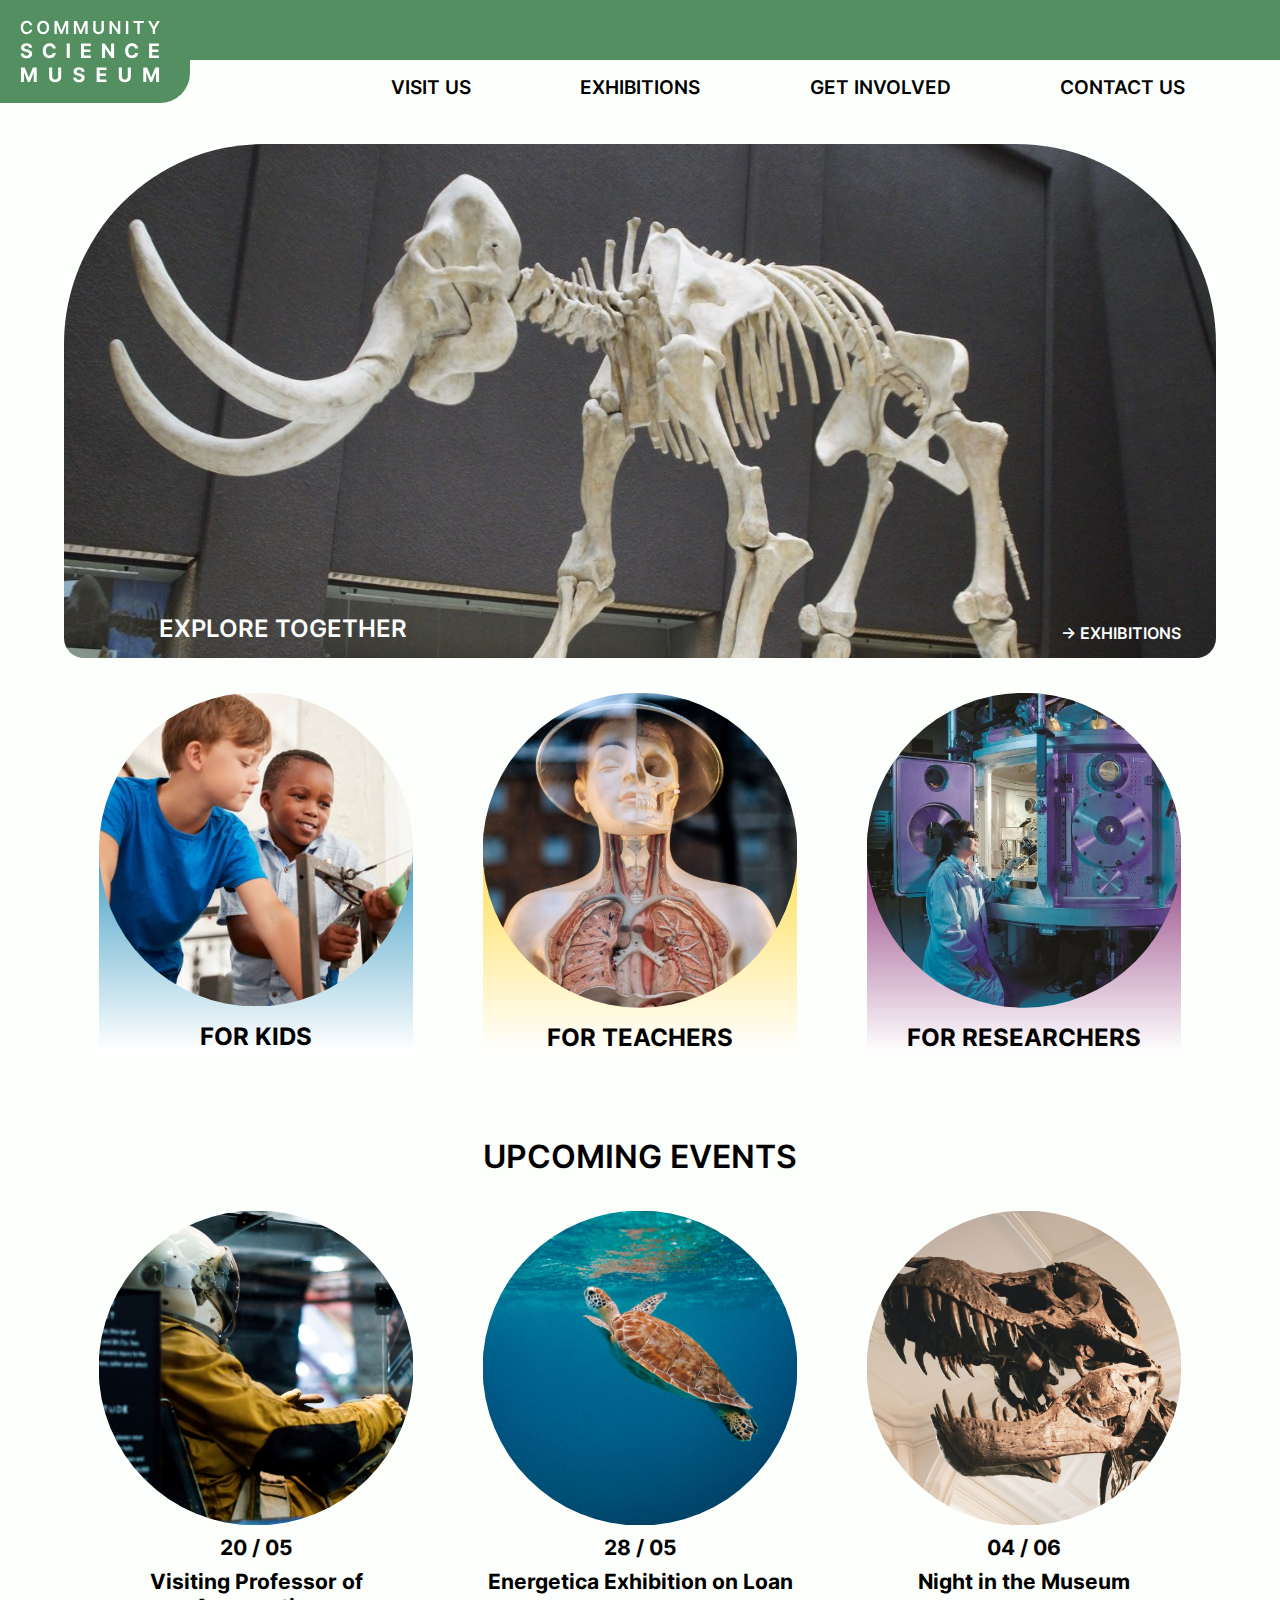
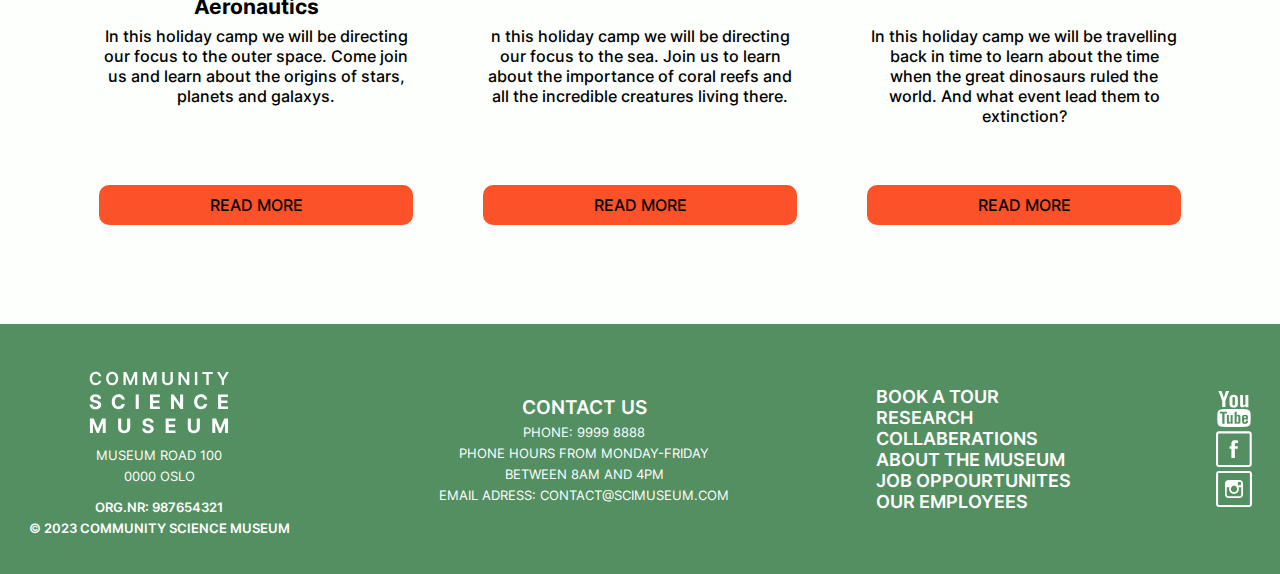
<file: index.html>
<!DOCTYPE html>
<html lang="en">
  <head>
    <meta charset="UTF-8" />
    <meta http-equiv="X-UA-Compatible" content="IE=edge" />
    <meta name="viewport" content="width=device-width, initial-scale=1.0" />
    <title>Community Science Museum | Homepage</title>
    <meta
    name="description"
    content=" Welcome to the COMMUNITY SCIENCE MUSEUM. We’re committed to making science accessible to all.."
  />
    <link rel="stylesheet" href="styles/styles.css" />
    <link rel="stylesheet" href="styles/index.css" />
    <link
      rel="stylesheet"
      href="https://cdnjs.cloudflare.com/ajax/libs/font-awesome/6.4.0/css/all.min.css"
      integrity="sha512-iecdLmaskl7CVkqkXNQ/ZH/XLlvWZOJyj7Yy7tcenmpD1ypASozpmT/E0iPtmFIB46ZmdtAc9eNBvH0H/ZpiBw=="
      crossorigin="anonymous"
      referrerpolicy="no-referrer"
    />
  </head>
  <body>
    <header>
      <div class="background-header"></div>
      <a href="index.html"
        ><img
          src="images/community-science-museum-LOGO.svg.svg"
          alt="logo"
          class="logo"
      /></a>
      <label class="mobile-display" aria-label="hamburger" for="hamburger-menu"
        ><i class="fa-solid fa-bars"></i
      ></label>
      <input type="checkbox" id="hamburger-menu" />
      <nav>
        <ul class="menu">
          <li><a href="visit-us.html">VISIT US</a></li>
          <li><a href="exhibitions.html">EXHIBITIONS</a></li>
          <li><a href="#">GET INVOLVED</a></li>
          <li><a href="#">CONTACT US</a></li>
        </ul>
      </nav>
    </header>
    <main>
      <section class="container">
        <img
          src="images/mammoth-1257288_1920-2.jpg"
          alt="skeleton of a mammoth small picture"
          class="big-img mobile-display"
        />
        <img
          src="images/mammoth-1257288_1920-1.jpg"
          alt="skeleton of a mammoth big picture"
          class="big-img mammoth-img desktop-display"
        />
        <h1>EXPLORE TOGETHER</h1>

        <a class="a-tag" href="exhibitions.html"> -> EXHIBITIONS</a>
      </section>
      <div class="gradient-background-green width100 mobile-display">
        <p>
          Are you a young person looking to learn more about science? Come on
          down to our museum, there’s plenty to see and do.
        </p>
      </div>

      <section class="explore-box">
        <a href="for-kids.html" class="circle-box width100">
          <img
            src="images/istockphoto-973293328-612x612-1.jpg"
            alt="kids looking at a science thing"
            class="circle-image width100"
          />
          <div class="gradient-background-small gb-blue">
            <h3 class="centered-text h3-index a-tag-text">FOR KIDS</h3>
          </div>
        </a>
        <a href="#" class="circle-box width100">
          <img
            src="images/samuel-zeller-113381-1.jpg"
            alt="anatomi doll with a hat"
            class="circle-image width100"
          />
          <div class="gradient-background-small gb-yellow">
            <h3 class="centered-text h3-index">FOR TEACHERS</h3>
          </div>
        </a>
        <a href="#" class="circle-box width100">
          <img
            src="images/scientific-2040795_1280-1.jpg"
            alt="researcher looking into machine"
            class="circle-image width100"
          />
          <div class="gradient-background-small gb-purple-small">
            <h3 class="centered-text h3-index">FOR RESEARCHERS</h3>
          </div>
        </a>

        <a href="#" class="circle-box width100 mobile-display">
          <img
            src="images/andrew-ruiz-348421-1.jpg"
            alt="astronaut in spaceship"
            class="circle-image width100"
          />
          <div class="gradient-background-small gb-orange">
            <h3 class="centered-text h3-index">UPCOMING EVENTS</h3>
          </div>
        </a>
      </section>
      <h2 class="desktop-display centered-text">UPCOMING EVENTS</h2>
      <section class="explore-box desktop-display">
        <div class="circle-box width100">
          <img
            src="images/andrew-ruiz-348421-1.jpg"
            alt="astronaut in spaceship"
            class="circle-image width100"
          />

          <h4>20 / 05</h4>
          <h4 class="h4-height">Visiting Professor of Aeronautics</h4>
          <p class="pp height">
            In this holiday camp we will be directing our focus to the outer
            space. Come join us and learn about the origins of stars, planets
            and galaxys.
          </p>
          <a href="#" class="cta centered-text">READ MORE</a>
        </div>

        <div class="circle-box width100">
          <img
            src="images/david-troeger-M8xxVih_V_U-unsplash-1.jpg"
            alt="turtle swimming in the ocean"
            class="circle-image width100"
          />
          <h4>28 / 05</h4>
          <h4 class="h4-height">Energetica Exhibition on Loan</h4>
          <p class="pp height">
            n this holiday camp we will be directing our focus to the sea. Join
            us to learn about the importance of coral reefs and all the
            incredible creatures living there.
          </p>
          <a href="#" class="cta centered-text">READ MORE</a>
        </div>
        <div class="circle-box width100">
          <img
            src="images/jon-butterworth-_BJVJ4WcV1M-unsplash-1.jpg"
            alt="dinosaur skeleton"
            class="circle-image width100"
          />
          <h4>04 / 06</h4>
          <h4 class="h4-height">Night in the Museum</h4>
          <p class="pp height">
            In this holiday camp we will be travelling back in time to learn
            about the time when the great dinosaurs ruled the world. And what
            event lead them to extinction?
          </p>
          <a href="#" class="cta centered-text">READ MORE</a>
        </div>
      </section>
    </main>
    <footer class="flexbox">
      <div class="b-column">
        <img
          src="images/community-science-museum-LOGO.svg.svg"
          alt="LOGO"
          class="footer-logo"
        />
        <p class="footer-text footer-text1 text-padding centered-text">MUSEUM ROAD 100</p>
        <p class="footer-text footer-text1 centered-text">0000 OSLO</p>

        <p class="footer-text footer-text1 text-padding bold centered-text">
          ORG.NR: 987654321
        </p>
        <p class="footer-text footer-text1 bold centered-text">
          &copy; 2023 COMMUNITY SCIENCE MUSEUM
        </p>
      </div>
      <div class="a-column desktop-display">
        <p class="footer-text footer-text2 bold">CONTACT US</p>
        <p class="footer-text footer-text1">PHONE: 9999 8888</p>
        <p class="footer-text footer-text1">PHONE HOURS FROM MONDAY-FRIDAY</p>
        <p class="footer-text footer-text1">BETWEEN 8AM AND 4PM</p>
        <p class="footer-text footer-text1">
          EMAIL ADRESS: CONTACT@SCIMUSEUM.COM
        </p>
      </div>

      <div class="a-column bigger-desk-display desktop-display">
        <a href="#">BOOK A TOUR</a>
        <a href="#">RESEARCH</a>
        <a href="#">COLLABERATIONS</a>
        <a href="#">ABOUT THE MUSEUM</a>
        <a href="#">JOB OPPOURTUNITES</a>
        <a href="#">OUR EMPLOYEES</a>
      </div>

      <div class="a-column desktop-display">
        <img
          src="images/youtube-logo.svg"
          alt="youtube logo"
          class="some-logos"
        />
        <img
          src="images/facebook-logo.svg"
          alt="facebook logo"
          class="some-logos"
        />
        <img
          src="images/instagram-logo.svg"
          alt="instagram logo"
          class="some-logos"
        />
      </div>
    </footer>
  </body>
</html>
</file>
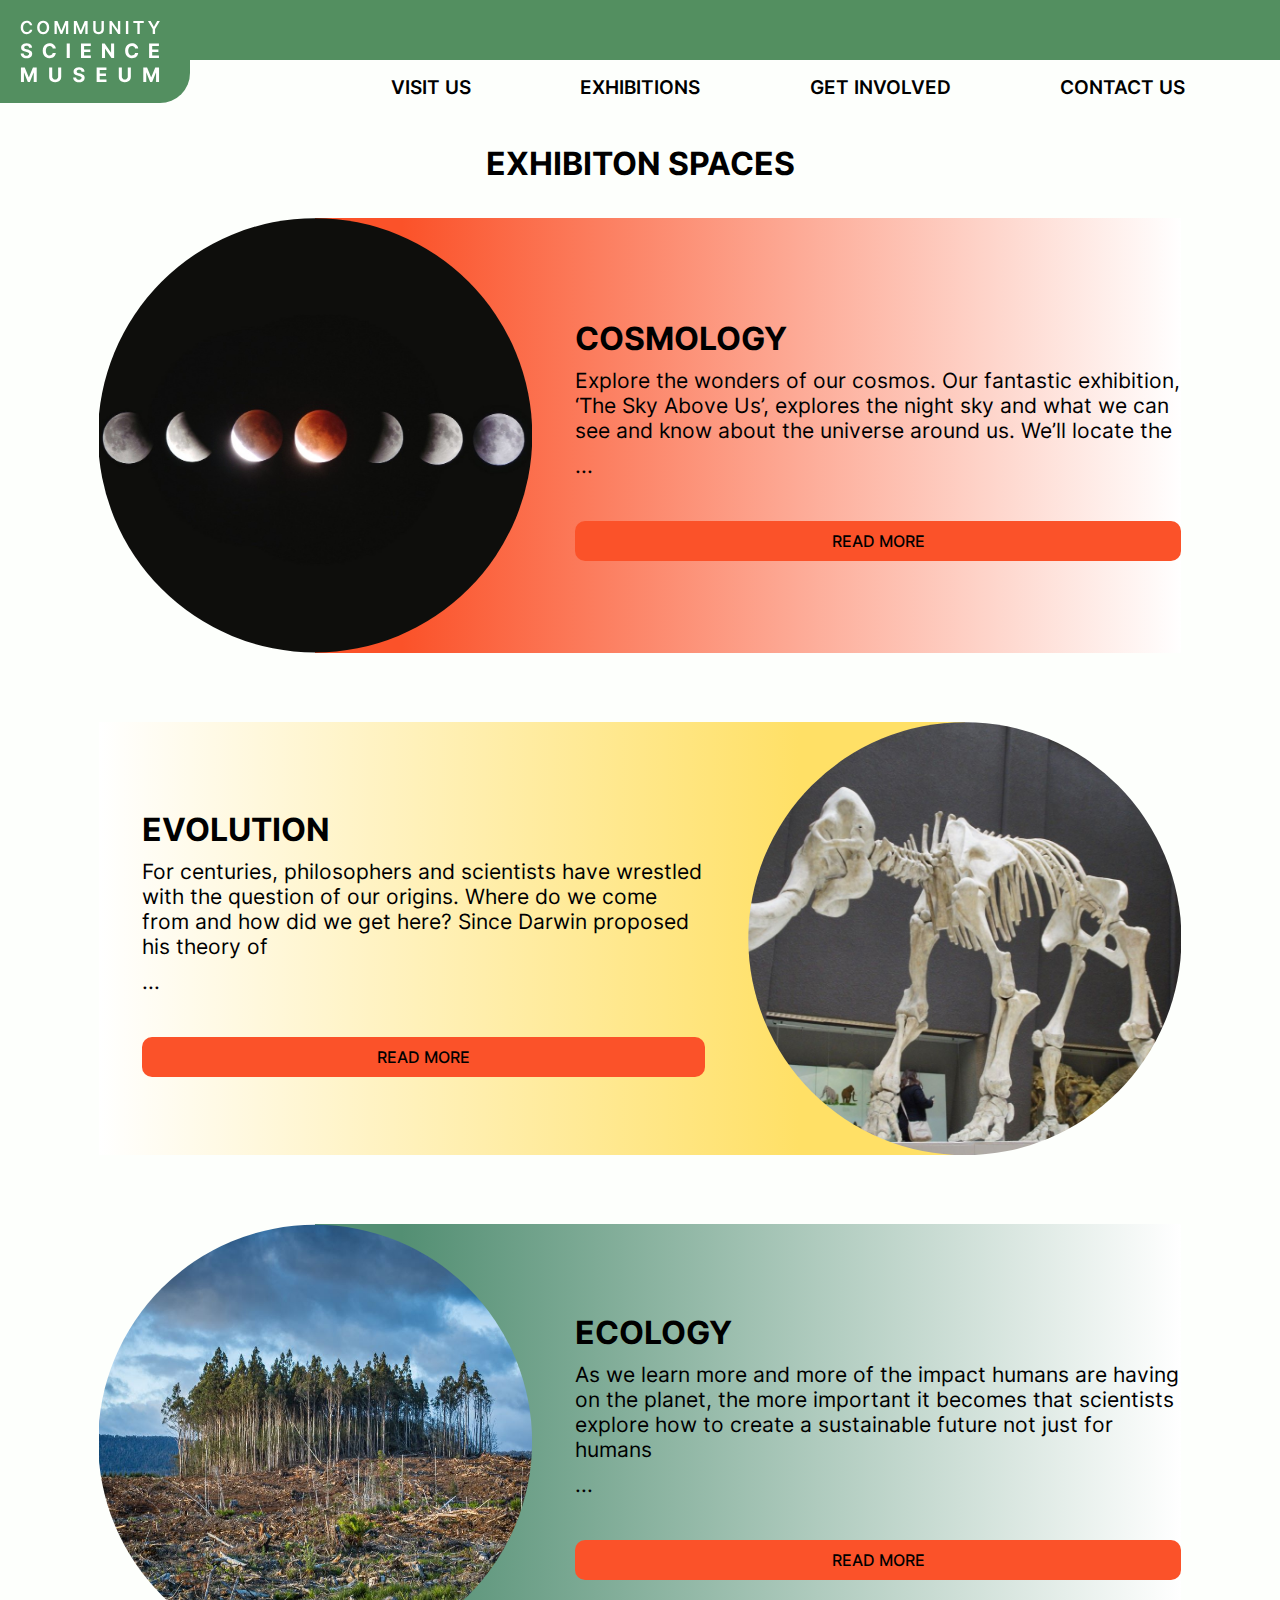
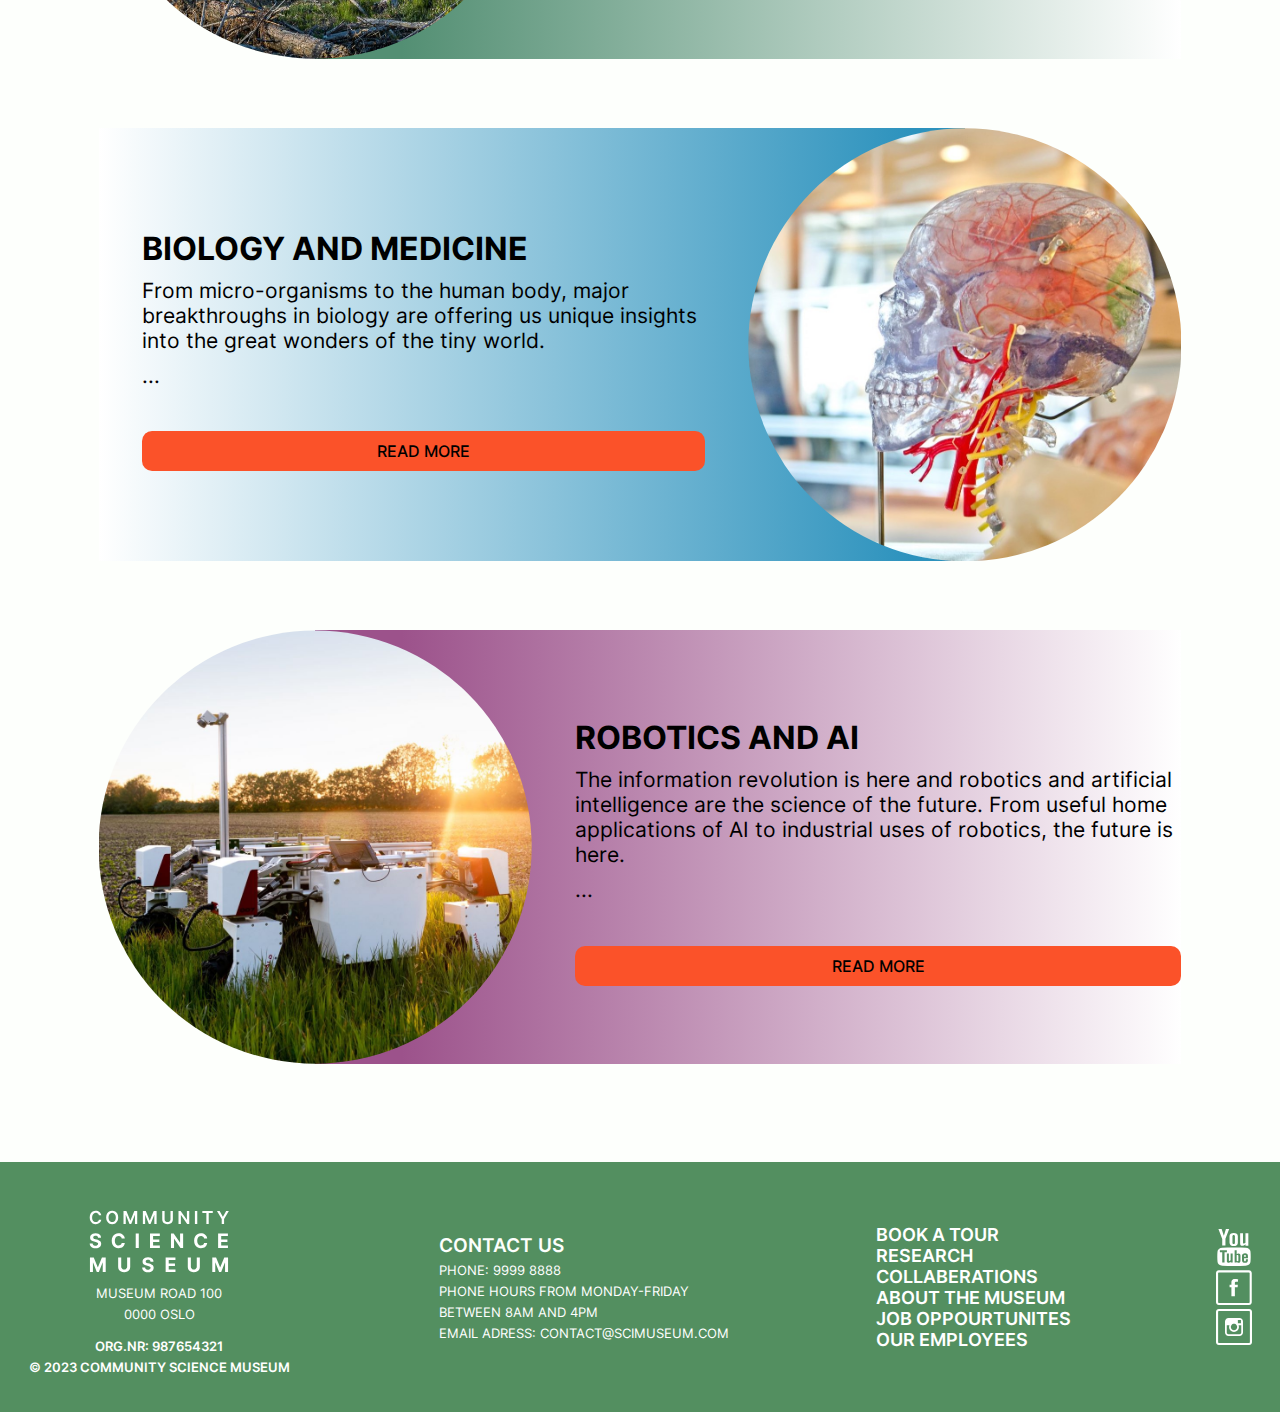
<file: exhibitions.html>
<!DOCTYPE html>
<html lang="en">
  <head>
    <meta charset="UTF-8" />
    <meta http-equiv="X-UA-Compatible" content="IE=edge" />
    <meta name="viewport" content="width=device-width, initial-scale=1.0" />
    <title>COMMUNITY SCIENCE MUSEUM | EXHIBITIONS</title>
   <meta
    name="description"
    content="We believe science should not be confined to the textbook, but brought to live through exhibits. This is why we have over 1000 different exhibits on the many varied subjects of science to explore. "
  />
    <link rel="stylesheet" href="styles/styles.css" />
    <link rel="stylesheet" href="styles/exhibitions.css" />
    <link
      rel="stylesheet"
      href="https://cdnjs.cloudflare.com/ajax/libs/font-awesome/6.4.0/css/all.min.css"
      integrity="sha512-iecdLmaskl7CVkqkXNQ/ZH/XLlvWZOJyj7Yy7tcenmpD1ypASozpmT/E0iPtmFIB46ZmdtAc9eNBvH0H/ZpiBw=="
      crossorigin="anonymous"
      referrerpolicy="no-referrer"
    />
  </head>
  <body>
    <header>
      <div class="background-header"></div>
      <a href="index.html"
        ><img
          src="images/community-science-museum-LOGO.svg.svg"
          alt="logo"
          class="logo"
      /></a>
      <label class="mobile-display" aria-label="hamburger" for="hamburger-menu"
        ><i class="fa-solid fa-bars"></i
      ></label>
      <input type="checkbox" id="hamburger-menu" />
      <nav>
        <ul class="menu">
          <li><a href="visit-us.html">VISIT US</a></li>
          <li><a href="exhibitions.html">EXHIBITIONS</a></li>
          <li><a href="#">GET INVOLVED</a></li>
          <li><a href="#">CONTACT US</a></li>
        </ul>
      </nav>
    </header>
    <main>
      <h1 class="centered-text">EXHIBITON SPACES</h1>

      <div class="flexbox circle-box width100 circle-box-big">
        <img
          src="images/celso-405219-1.jpg"
          alt="moon phases"
          class="circle-image circle-image-big width100"
        />
        <div
          class="flexbox gradient-background-small gradient-background gb-left gb-orange"
        >
          <h3 class="padding10 gradient-text-left">COSMOLOGY</h3>
          <p class="padding10 gradient-text-left">
            Explore the wonders of our cosmos. Our fantastic exhibition, ‘The
            Sky Above Us’, explores the night sky and what we can see and know
            about the universe around us. We’ll locate the
          </p>
          <p class="padding10 gradient-text-left">...</p>

          <a href="#" class="cta centered-text gradient-text-left">READ MORE</a>
        </div>
      </div>

      <div class="flexbox circle-box width100 circle-box-big">
        <img
          src="images/mammoth-1257288_1920-3.jpg"
          alt="mammoth skeleton in museum"
          class="circle-image circle-image-big width100 order2"
        />
        <div
          class="flexbox gradient-background-small gradient-background gb-right gb-yellow gb-yellow-right"
        >
          <h3 class="padding10 gradient-text-right">EVOLUTION</h3>
          <p class="padding10 gradient-text-right">
            For centuries, philosophers and scientists have wrestled with the
            question of our origins. Where do we come from and how did we get
            here? Since Darwin proposed his theory of
          </p>
          <p class="padding10 gradient-text-right">...</p>

          <a href="#" class="cta centered-text gradient-text-right"
            >READ MORE</a
          >
        </div>
      </div>

      <div class="flexbox circle-box width100 circle-box-big">
        <img
          src="images/matt-palmer-K5KmnZHv1Pg-unsplash-1.jpg"
          alt="remaing trees in a field"
          class="circle-image circle-image-big width100"
        />
        <div
          class="flexbox gradient-background-small gradient-background gb-left gb-green"
        >
          <h3 class="padding10 gradient-text-left">ECOLOGY</h3>
          <p class="padding10 gradient-text-left">
            As we learn more and more of the impact humans are having on the
            planet, the more important it becomes that scientists explore how to
            create a sustainable future not just for humans
          </p>
          <p class="padding10 gradient-text-left">...</p>

          <a href="#" class="cta centered-text gradient-text-left">READ MORE</a>
        </div>
      </div>

      <div class="flexbox circle-box width100 circle-box-big">
        <img
          src="images/jesse-orrico-60373-1.jpg"
          alt="brain-doll"
          class="circle-image circle-image-big width100 order2"
        />
        <div
          class="flexbox gradient-background-small gradient-background gb-right gb-blue gb-blue-right"
        >
          <h3 class="padding10 gradient-text-right">BIOLOGY AND MEDICINE</h3>
          <p class="padding10 gradient-text-right">
            From micro-organisms to the human body, major breakthroughs in
            biology are offering us unique insights into the great wonders of
            the tiny world.
          </p>
          <p class="padding10 gradient-text-right">...</p>

          <a href="#" class="cta centered-text gradient-text-right"
            >READ MORE</a
          >
        </div>
      </div>

      <div class="flexbox circle-box width100 circle-box-big">
        <img
          src="images/thisisengineering-raeng-WD7BoqPrjYE-unsplash-1.jpg"
          alt="robot in a grass field"
          class="circle-image circle-image-big widht100"
        />
        <div
          class="flexbox gradient-background gb-left gradient-background-small gb-purple"
        >
          <h3 class="padding10 gradient-text-left">ROBOTICS AND AI</h3>
          <p class="padding10 gradient-text-left">
            The information revolution is here and robotics and artificial
            intelligence are the science of the future. From useful home
            applications of AI to industrial uses of robotics, the future is
            here.
          </p>
          <p class="padding10 gradient-text-left">...</p>

          <a href="#" class="cta centered-text gradient-text-left">READ MORE</a>
        </div>
      </div>
    </main>
    <footer class="flexbox">
      <div class="b-column">
        <img
          src="images/community-science-museum-LOGO.svg.svg"
          alt="LOGO"
          class="footer-logo"
        />
        <p class="footer-text footer-text1 text-padding centered-text">
          MUSEUM ROAD 100
        </p>
        <p class="footer-text footer-text1 centered-text">0000 OSLO</p>

        <p class="footer-text footer-text1 text-padding bold centered-text">
          ORG.NR: 987654321
        </p>
        <p class="footer-text footer-text1 bold centered-text">
          &copy; 2023 COMMUNITY SCIENCE MUSEUM
        </p>
      </div>
      <div class="a-column desktop-display">
        <h2 class="footer-text footer-text2 bold h2">CONTACT US</h2>
        <p class="footer-text footer-text1">PHONE: 9999 8888</p>
        <p class="footer-text footer-text1">PHONE HOURS FROM MONDAY-FRIDAY</p>
        <p class="footer-text footer-text1">BETWEEN 8AM AND 4PM</p>
        <p class="footer-text footer-text1">
          EMAIL ADRESS: CONTACT@SCIMUSEUM.COM
        </p>
      </div>

      <div class="a-column bigger-desk-display desktop-display">
        <a href="#">BOOK A TOUR</a>
        <a href="#">RESEARCH</a>
        <a href="#">COLLABERATIONS</a>
        <a href="#">ABOUT THE MUSEUM</a>
        <a href="#">JOB OPPOURTUNITES</a>
        <a href="#">OUR EMPLOYEES</a>
      </div>

      <div class="a-column desktop-display">
        <img
          src="images/youtube-logo.svg"
          alt="youtube logo"
          class="some-logos"
        />
        <img
          src="images/facebook-logo.svg"
          alt="facebook logo"
          class="some-logos"
        />
        <img
          src="images/instagram-logo.svg"
          alt="instagram logo"
          class="some-logos"
        />
      </div>
    </footer>
  </body>
</html>
</file>
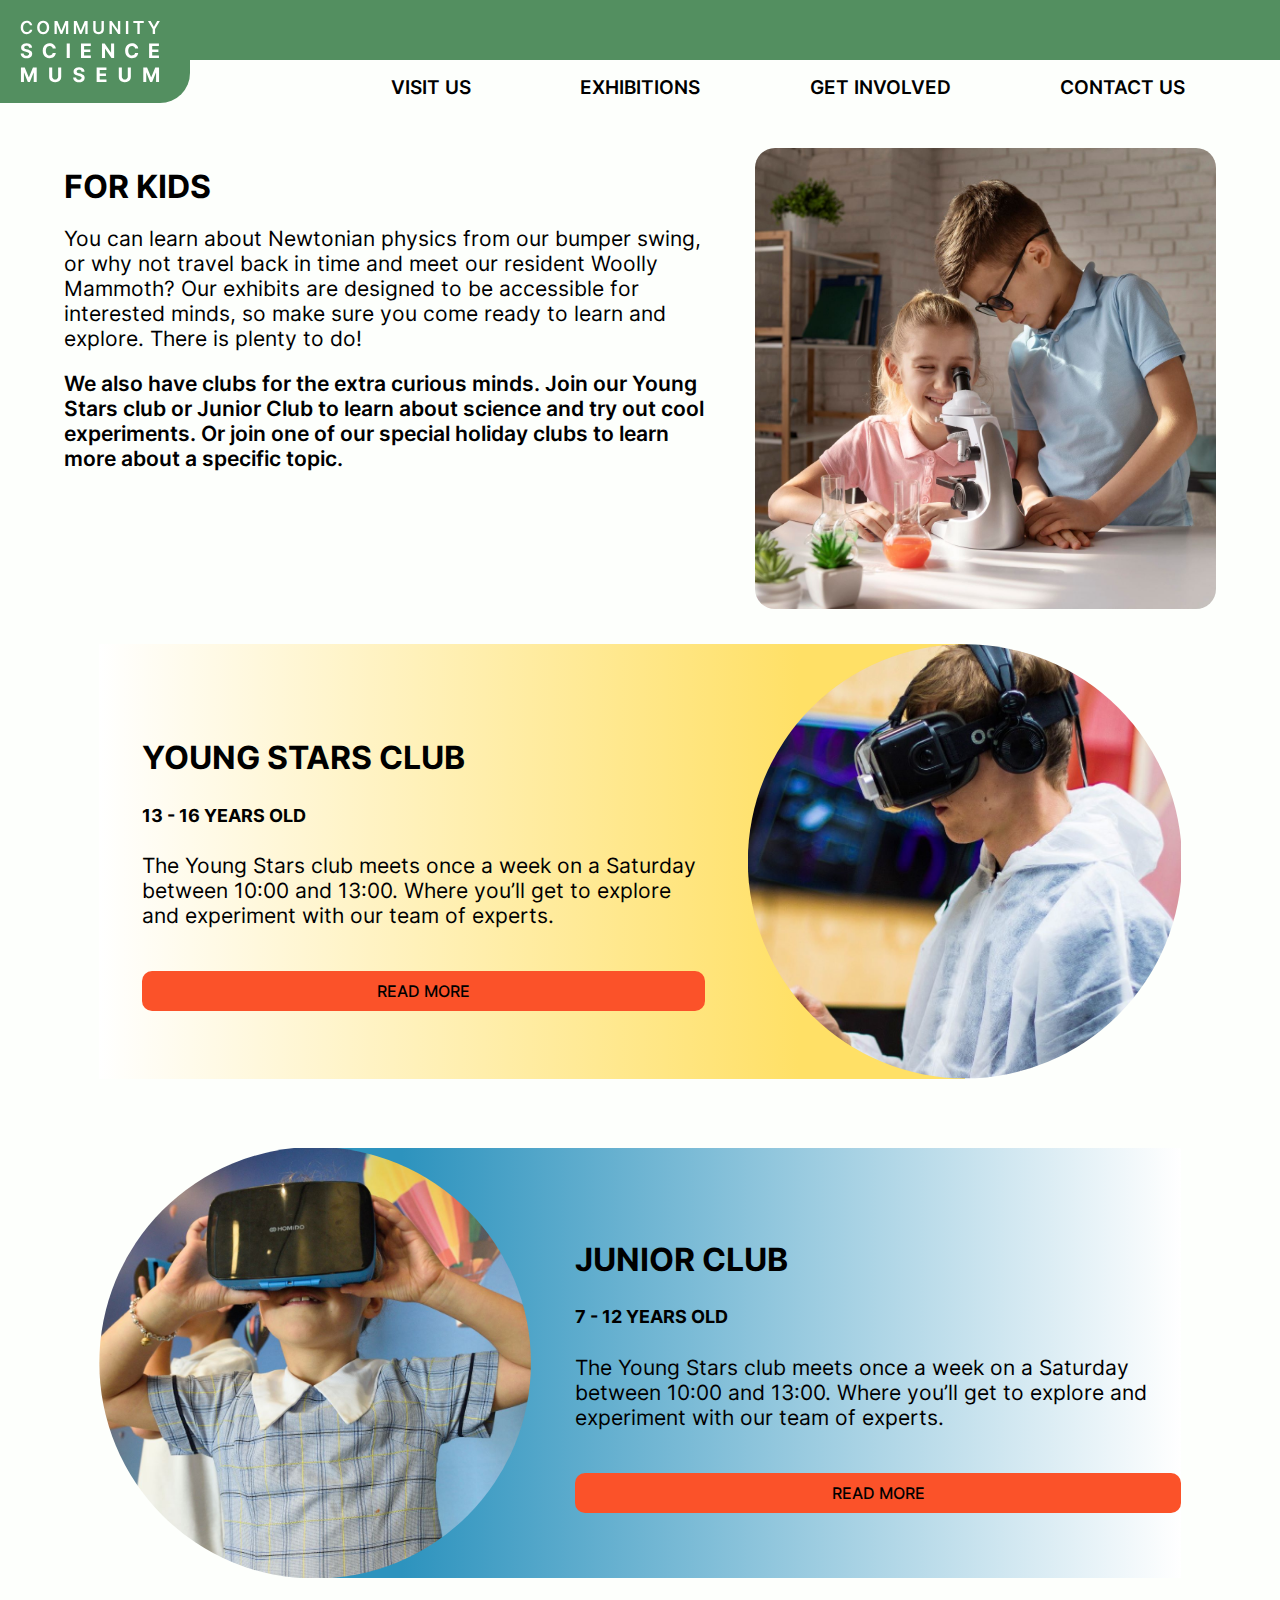
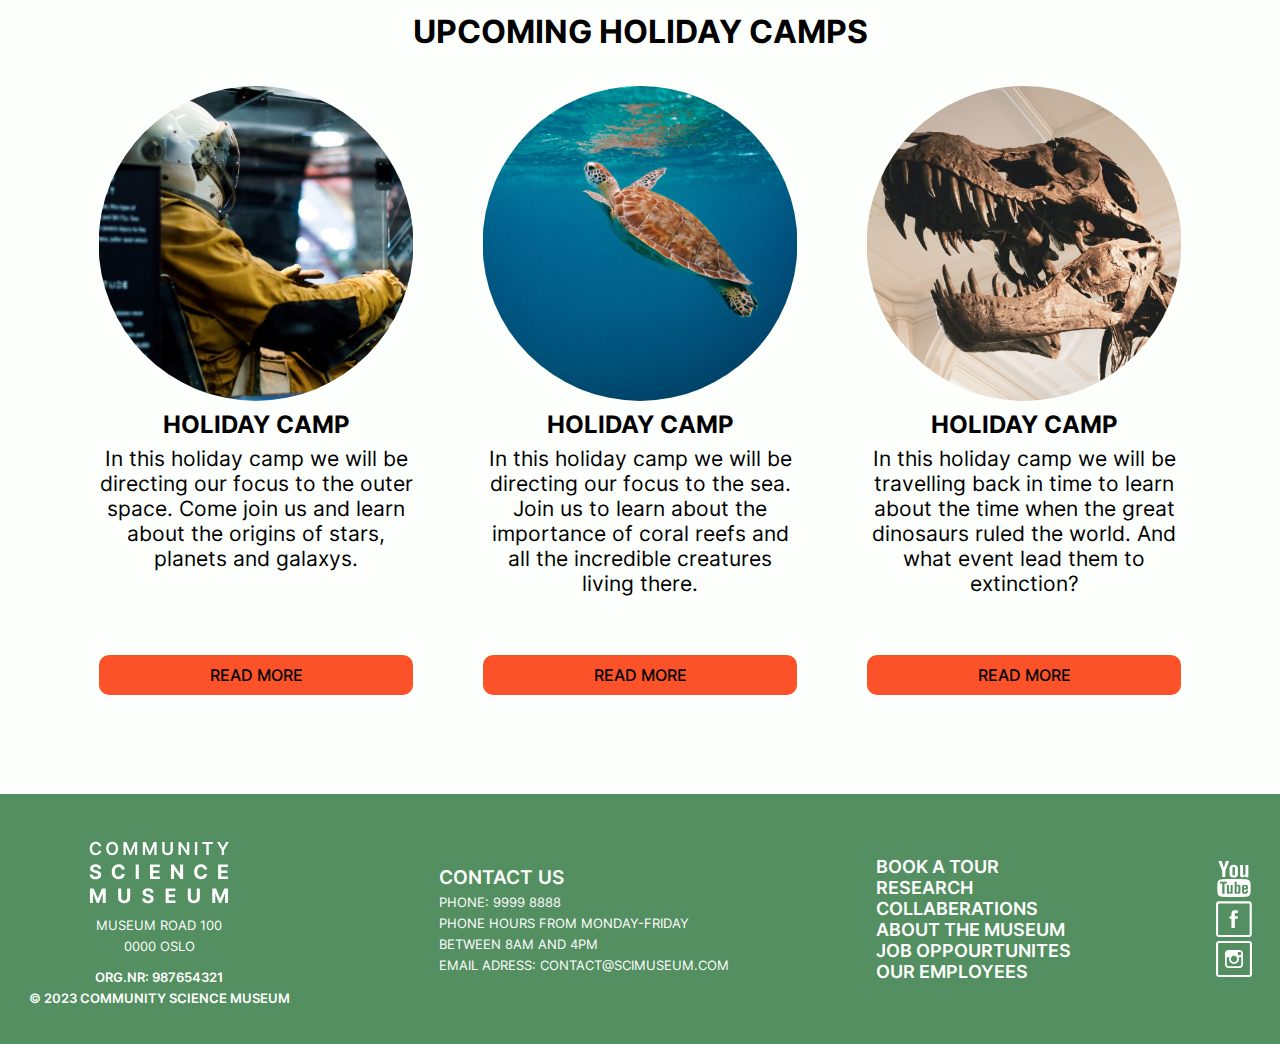
<file: for-kids.html>
<!DOCTYPE html>
<html lang="en">
  <head>
    <meta charset="UTF-8" />
    <meta http-equiv="X-UA-Compatible" content="IE=edge" />
    <meta name="viewport" content="width=device-width, initial-scale=1.0" />
    <title>Community Science Museum | For Kids</title>
    <meta
    name="description"
    content="Are you a young person looking to learn more about science? Come on down to our museum, there’s plenty to see and do."
  />
    <link rel="stylesheet" href="styles/styles.css" />
    <link rel="stylesheet" href="styles/for-kids.css" />
    <link
      rel="stylesheet"
      href="https://cdnjs.cloudflare.com/ajax/libs/font-awesome/6.4.0/css/all.min.css"
      integrity="sha512-iecdLmaskl7CVkqkXNQ/ZH/XLlvWZOJyj7Yy7tcenmpD1ypASozpmT/E0iPtmFIB46ZmdtAc9eNBvH0H/ZpiBw=="
      crossorigin="anonymous"
      referrerpolicy="no-referrer"
    />
  </head>
  <body>
    <header>
      <div class="background-header"></div>
      <a href="index.html"
        ><img
          src="images/community-science-museum-LOGO.svg.svg"
          alt="logo"
          class="logo"
      /></a>
      <label class="mobile-display" aria-label="hamburger" for="hamburger-menu"
        ><i class="fa-solid fa-bars"></i
      ></label>
      <input type="checkbox" id="hamburger-menu" />
      <nav>
        <ul class="menu">
          <li><a href="visit-us.html">VISIT US</a></li>
          <li><a href="exhibitions.html">EXHIBITIONS</a></li>
          <li><a href="#">GET INVOLVED</a></li>
          <li><a href="#">CONTACT US</a></li>
        </ul>
      </nav>
    </header>
    <main>
      <h1 class="centered-text left-text">FOR KIDS</h1>

      <div class="flexbox column2">
        <img
          src="images/medium-shot-girl-with-microscope.jpg"
          alt="kids looking into microscope"
          class="kids-img order2"
        />
        <div>
          <p class="padding-10 padding-top padding-right desktop-display">
            Are you a young person looking to learn more about science? Come on
            down to our museum, there’s plenty to see and do.
          </p>
          <p class="padding-10 padding-top padding-right">
            You can learn about Newtonian physics from our bumper swing, or why
            not travel back in time and meet our resident Woolly Mammoth? Our
            exhibits are designed to be accessible for interested minds, so make
            sure you come ready to learn and explore. There is plenty to do!
          </p>
          <p class="bold-text padding-10 padding-right">
            We also have clubs for the extra curious minds. Join our Young Stars
            club or Junior Club to learn about science and try out cool
            experiments. Or join one of our special holiday clubs to learn more
            about a specific topic.
          </p>
        </div>
      </div>

      <div class="flexbox circle-box width100 circle-box-big">
        <img
          src="images/billetto-editorial-334686-1.jpg"
          alt="teenager looking into vh glasses"
          class="circle-image circle-image-big width100 order2"
        />
        <div
          class="flexbox gradient-background-small gradient-background gb-right gb-yellow gb-yellow-right"
        >
          <h3 class="gradient-text-right centered-text left-text">
            YOUNG STARS CLUB
          </h3>
          <h5 class="gradient-text-right centered-text left-text">
            13 - 16 YEARS OLD
          </h5>
          <p class="gradient-text-right centered-text left-text padding10">
            The Young Stars club meets once a week on a Saturday between 10:00
            and 13:00. Where you’ll get to explore and experiment with our team
            of experts.
          </p>

          <a href="#" class="cta gradient-text-right centered-text"
            >READ MORE</a
          >
        </div>
      </div>

      <div class="flexbox circle-box width100 circle-box-big">
        <img
          src="images/stem-t4l-wqLswHmf6j4-unsplash-1.jpg"
          alt="kid looking into vh glasses"
          class="circle-image circle-image-big width100"
        />
        <div
          class="flexbox gradient-background-small gradient-background gb-left gb-blue gb-blue-left"
        >
          <h3 class="gradient-text-left centered-text left-text">
            JUNIOR CLUB
          </h3>
          <h5 class="gradient-text-left centered-text left-text">
            7 - 12 YEARS OLD
          </h5>
          <p class="gradient-text-left centered-text left-text padding10">
            The Young Stars club meets once a week on a Saturday between 10:00
            and 13:00. Where you’ll get to explore and experiment with our team
            of experts.
          </p>

          <a href="#" class="cta gradient-text-left centered-text">READ MORE</a>
        </div>
      </div>

      <h2 class="centered-text">UPCOMING HOLIDAY CAMPS</h2>
      <section class="explore-box">
        <div class="circle-box width100">
          <img
            src="images/andrew-ruiz-348421-1.jpg"
            alt="astronaut in spaceship"
            class="circle-image width100"
          />

          <h4 class="centered-text">HOLIDAY CAMP</h4>
          <p class="pp centered-text height2">
            In this holiday camp we will be directing our focus to the outer
            space. Come join us and learn about the origins of stars, planets
            and galaxys.
          </p>

          <a href="#" class="cta centered-text">READ MORE</a>
        </div>

        <div class="circle-box width100">
          <img
            src="images/david-troeger-M8xxVih_V_U-unsplash-1.jpg"
            alt="turtle swimming in the ocean"
            class="circle-image width100"
          />

          <h4 class="centered-text">HOLIDAY CAMP</h4>
          <p class="pp centered-text height2">
            In this holiday camp we will be directing our focus to the sea. Join
            us to learn about the importance of coral reefs and all the
            incredible creatures living there.
          </p>

          <a href="#" class="cta centered-text">READ MORE</a>
        </div>

        <div class="circle-box width100">
          <img
            src="images/jon-butterworth-_BJVJ4WcV1M-unsplash-1.jpg"
            alt="dinosaur skeleton"
            class="circle-image width100"
          />

          <h4 class="centered-text">HOLIDAY CAMP</h4>
          <p class="pp centered-text height2">
            In this holiday camp we will be travelling back in time to learn
            about the time when the great dinosaurs ruled the world. And what
            event lead them to extinction?
          </p>

          <a href="#" class="cta centered-text">READ MORE</a>
        </div>
      </section>
    </main>
    <footer class="flexbox">
      <div class="b-column">
        <img
          src="images/community-science-museum-LOGO.svg.svg"
          alt="LOGO"
          class="footer-logo"
        />
        <p class="footer-text footer-text1 text-padding centered-text">
          MUSEUM ROAD 100
        </p>
        <p class="footer-text footer-text1 centered-text">0000 OSLO</p>

        <p class="footer-text footer-text1 text-padding bold centered-text">
          ORG.NR: 987654321
        </p>
        <p class="footer-text footer-text1 bold centered-text">
          &copy; 2023 COMMUNITY SCIENCE MUSEUM
        </p>
      </div>
      <div class="a-column desktop-display">
        <p class="footer-text footer-text2 bold">CONTACT US</p>
        <p class="footer-text footer-text1">PHONE: 9999 8888</p>
        <p class="footer-text footer-text1">PHONE HOURS FROM MONDAY-FRIDAY</p>
        <p class="footer-text footer-text1">BETWEEN 8AM AND 4PM</p>
        <p class="footer-text footer-text1">
          EMAIL ADRESS: CONTACT@SCIMUSEUM.COM
        </p>
      </div>

      <div class="a-column bigger-desk-display desktop-display">
        <a href="#">BOOK A TOUR</a>
        <a href="#">RESEARCH</a>
        <a href="#">COLLABERATIONS</a>
        <a href="#">ABOUT THE MUSEUM</a>
        <a href="#">JOB OPPOURTUNITES</a>
        <a href="#">OUR EMPLOYEES</a>
      </div>

      <div class="a-column desktop-display">
        <img
          src="images/youtube-logo.svg"
          alt="youtube logo"
          class="some-logos"
        />
        <img
          src="images/facebook-logo.svg"
          alt="facebook logo"
          class="some-logos"
        />
        <img
          src="images/instagram-logo.svg"
          alt="instagram logo"
          class="some-logos"
        />
      </div>
    </footer>
  </body>
</html>
</file>
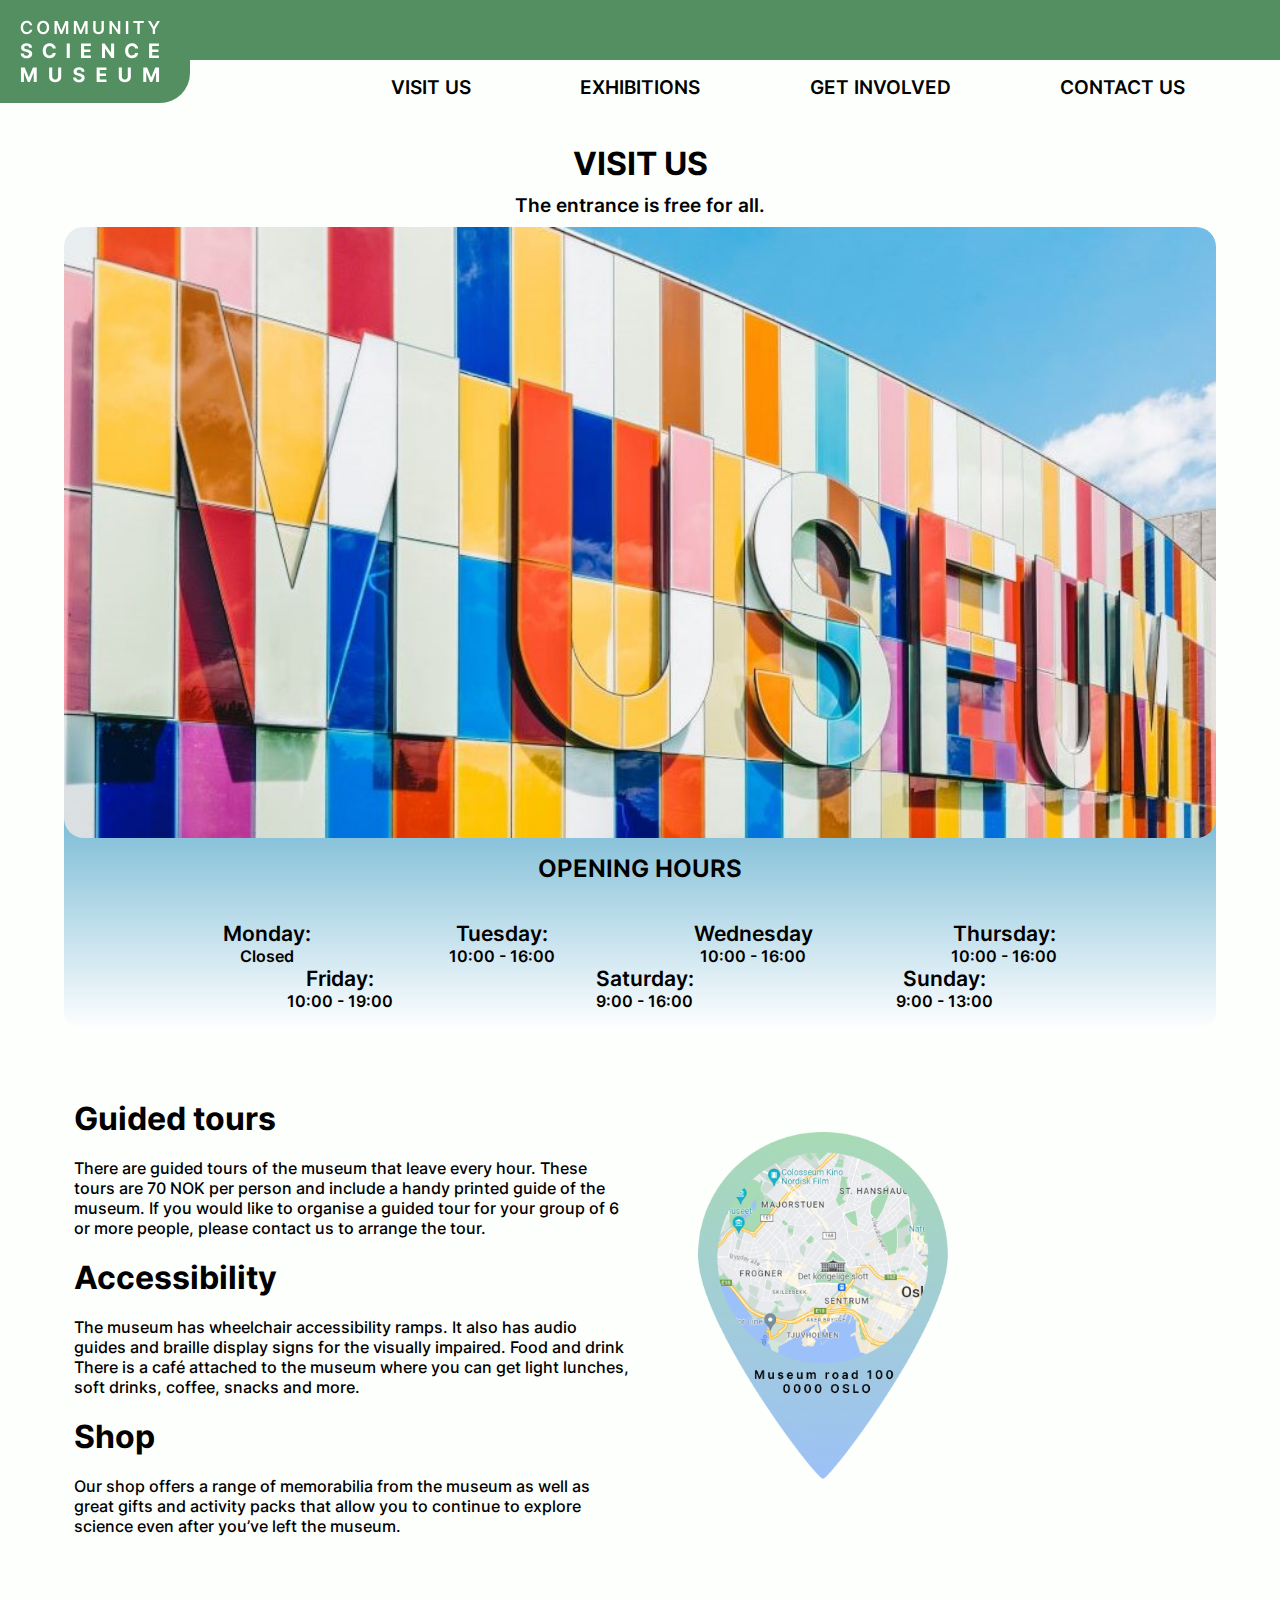
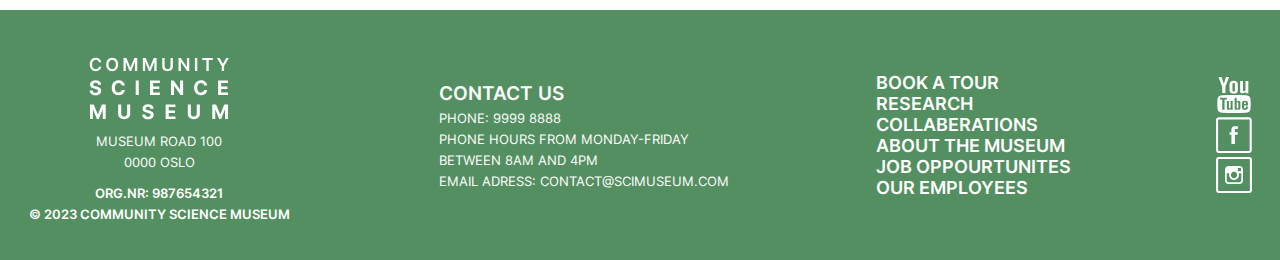
<file: visit-us.html>
<!DOCTYPE html>
<html lang="en">
  <head>
    <meta charset="UTF-8" />
    <meta http-equiv="X-UA-Compatible" content="IE=edge" />
    <meta name="viewport" content="width=device-width, initial-scale=1.0" />
    <title>COMMUNITY SCIENCE MUSEUM | Visit us</title>
    <meta
    name="description"
    content=" Welcome to the COMMUNITY SCIENCE MUSEUM. Open 6 days a week in the heart of Oslo."
  />
    <link rel="stylesheet" href="styles/styles.css" />
    <link rel="stylesheet" href="styles/visit-us.css" />
    <link
      rel="stylesheet"
      href="https://cdnjs.cloudflare.com/ajax/libs/font-awesome/6.4.0/css/all.min.css"
      integrity="sha512-iecdLmaskl7CVkqkXNQ/ZH/XLlvWZOJyj7Yy7tcenmpD1ypASozpmT/E0iPtmFIB46ZmdtAc9eNBvH0H/ZpiBw=="
      crossorigin="anonymous"
      referrerpolicy="no-referrer"
    />
  </head>
  <body>
    <header>
      <div class="background-header"></div>
      <a href="index.html"
        ><img
          src="images/community-science-museum-LOGO.svg.svg"
          alt="logo"
          class="logo"
      /></a>
      <label class="mobile-display" aria-label="hamburger" for="hamburger-menu"
        ><i class="fa-solid fa-bars"></i
      ></label>
      <input type="checkbox" id="hamburger-menu" />
      <nav>
        <ul class="menu">
          <li><a href="visit-us.html">VISIT US</a></li>
          <li><a href="exhibitions.html">EXHIBITIONS</a></li>
          <li><a href="#">GET INVOLVED</a></li>
          <li><a href="#">CONTACT US</a></li>
        </ul>
      </nav>
    </header>
    <main>
      <h1 class="centered-text">VISIT US</h1>
      <p class="entrance-font centered-text">The entrance is free for all.</p>
      <section class="flex-container">
        <div class="centered">
          <img
            src="images/scott-webb-102825-1.jpg"
            alt="image of the museum sign"
            class="museum-img"
          />

          <div class="yellow-background gb-blue gb-blue-left2">
            <h2 class="centered-text">OPENING HOURS</h2>
            <div class="row">
              <div class="column">
                <p class="font-small font-small-bolder centered-text">
                  Monday:
                </p>
                <p class="font-small centered-text">Closed</p>
              </div>
              <div class="column">
                <p class="font-small font-small-bolder centered-text">
                  Tuesday:
                </p>
                <p class="font-small centered-text">10:00 - 16:00</p>
              </div>
              <div class="column">
                <p class="font-small font-small-bolder centered-text">
                  Wednesday
                </p>
                <p class="font-small centered-text">10:00 - 16:00</p>
              </div>
              <div class="column">
                <p class="font-small font-small-bolder centered-text">
                  Thursday:
                </p>
                <p class="font-small centered-text">10:00 - 16:00</p>
              </div>
            </div>
            <div class="row">
              <div class="column">
                <p class="font-small font-small-bolder centered-text">
                  Friday:
                </p>
                <p class="font-small centered-text">10:00 - 19:00</p>
              </div>
              <div class="column">
                <p class="font-small font-small-bolder centered-text">
                  Saturday:
                </p>
                <p class="font-small centered-text">9:00 - 16:00</p>
              </div>
              <div class="column">
                <p class="font-small font-small-bolder centered-text">
                  Sunday:
                </p>
                <p class="font-small centered-text">9:00 - 13:00</p>
              </div>
            </div>
          </div>
        </div>
        <div class="flexbox">
          <div class="flex-text margin5">
            <h3>Guided tours</h3>
            <p>
              There are guided tours of the museum that leave every hour. These
              tours are 70 NOK per person and include a handy printed guide of
              the museum. If you would like to organise a guided tour for your
              group of 6 or more people, please contact us to arrange the tour.
            </p>

            <h3>Accessibility</h3>
            <p>
              The museum has wheelchair accessibility ramps. It also has audio
              guides and braille display signs for the visually impaired. Food
              and drink There is a café attached to the museum where you can get
              light lunches, soft drinks, coffee, snacks and more.
            </p>

            <h3>Shop</h3>
            <p>
              Our shop offers a range of memorabilia from the museum as well as
              great gifts and activity packs that allow you to continue to
              explore science even after you’ve left the museum.
            </p>
          </div>

          <img
            src="images/MAP.png"
            alt="map of museum location: Museum Road 100, 0000 OSLO"
            class="map margin5"
          />
        </div>
      </section>
    </main>
    <footer class="flexbox">
      <div class="b-column">
        <img
          src="images/community-science-museum-LOGO.svg.svg"
          alt="LOGO"
          class="footer-logo"
        />
        <p class="footer-text footer-text1 text-padding centered-text">MUSEUM ROAD 100</p>
        <p class="footer-text footer-text1 centered-text">0000 OSLO</p>

        <p class="footer-text footer-text1 text-padding bold centered-text">
          ORG.NR: 987654321
        </p>
        <p class="footer-text footer-text1 bold centered-text">
          &copy; 2023 COMMUNITY SCIENCE MUSEUM
        </p>
      </div>
      <div class="a-column desktop-display">
        <p class="footer-text footer-text2 bold">CONTACT US</p>
        <p class="footer-text footer-text1">PHONE: 9999 8888</p>
        <p class="footer-text footer-text1">PHONE HOURS FROM MONDAY-FRIDAY</p>
        <p class="footer-text footer-text1">BETWEEN 8AM AND 4PM</p>
        <p class="footer-text footer-text1">
          EMAIL ADRESS: CONTACT@SCIMUSEUM.COM
        </p>
      </div>

      <div class="a-column bigger-desk-display desktop-display">
        <a href="#">BOOK A TOUR</a>
        <a href="#">RESEARCH</a>
        <a href="#">COLLABERATIONS</a>
        <a href="#">ABOUT THE MUSEUM</a>
        <a href="#">JOB OPPOURTUNITES</a>
        <a href="#">OUR EMPLOYEES</a>
      </div>

      <div class="a-column desktop-display">
        <img
          src="images/youtube-logo.svg"
          alt="youtube logo"
          class="some-logos"
        />
        <img
          src="images/facebook-logo.svg"
          alt="facebook logo"
          class="some-logos"
        />
        <img
          src="images/instagram-logo.svg"
          alt="instagram logo"
          class="some-logos"
        />
      </div>
    </footer>
  </body>
</html>
</file>
<file: styles/styles.css>
* {
    box-sizing: border-box;
    margin: 0;
    
}
@font-face {
    font-family: "Inter";
    src: url("/fonts/Inter-VariableFont_slnt\,wght.ttf")
}

html body {
    background-color: #FDFFFC;
    width: 100%;
    margin: 0%;
    font-family: "Inter", Verdana, Geneva, Tahoma, sans-serif;
}

header {
    background-color: #538F60;
    height: 80px;
}

.logo {
    position: absolute;
    top: 10px;
    left: 10px; 
    max-width: 130px;

}

#hamburger-menu {
    display: none;
}

.fa-bars {
    font-size: 3em;
    color: #FFFFFF;
    padding: 10px; 
    padding-top: 10px; 
    position: absolute;
    right: 10px;
}

nav {
    display: none;
}

#hamburger-menu:checked ~ nav {
    display: block;
}

.menu {
    background-color: #538F60;
    position:absolute;
    top: 80px; 
    right: 0px; 
    left: 0px;
    z-index: 1;
}
.menu li {
    list-style: none;
}
.menu a {
    display: flex;
    flex-direction: column;
    justify-content: space-evenly;
    align-items: center;
    padding: 15px;
    text-decoration: none;
    color: #FDFFFC;
    font-size: 1.2em;
    font-weight: 600;
}

footer {
    background-color: #538F60;
    height: 30vh;
}


/* DIV */

main {
    margin: 5%;
    display: flex;
    flex-direction: column;
}

.desktop-display {
    display: none;
}

.centered-text {
    text-align: center;
}

.big-img {
    max-width: 100%;
    align-self: center;   
    border-radius: 20px; 
}


/* Circle image - boxes */



h2 {
    font-size: 2em;
}

h3 {
    font-size: 1.4em;
    padding-top: 55%;
}

h5 {
    font-size: 1.1em; 
}

p {
    font-size: 1.1em; 
    font-weight: 500; 
}


.flexbox {
    display: flex;
}


.width100 {
    width: 100%;
}

.circle-image {
    clip-path: circle(50% at 50% 50%);
}

.cta {
    background-color: #FB5229;
    color:#000000;
    font-size: 1.5em;
    font-weight: 500;
    text-decoration: none;
    border-radius: 10px; 
    padding: 10px; 
    margin-top: 5%;
    
}

.circle-box {
    display: flex;
    flex-direction: column;
    justify-content: center;
    padding-top: 5%;
    padding-bottom: 5%;
}

.gradient-background-small {
    background: rgb(255,255,255);
    margin-top: -50%;
    flex-direction: column;
}


.gb-blue {
    background: linear-gradient(0deg, rgba(255,255,255,1) 0%, rgba(87,169,203,1) 89%);
}
.gb-yellow {
    background: linear-gradient(0deg, rgba(255,255,255,1) 0%, rgba(255,226,104,1) 89%);
}
.gb-purple {
    background: linear-gradient(0deg, rgba(255,255,255,1) 0%, rgba(156,82,139,1) 89%);
}

.gb-purple-small {
    background: linear-gradient(0deg, rgba(255,255,255,1) 0%, rgba(156,82,139,1) 89%);
}


.gb-green {
    background: linear-gradient(0deg, rgba(255,255,255,1) 0%, rgba(83,143,115,1) 84%);
}

.gb-orange {
    background: linear-gradient(0deg, rgba(255,255,255,1) 0%, rgba(251,82,41,1) 84%);
}

footer {
    display: flex;
    flex-direction: column;
    align-items: center;
    justify-content: center;
    width: 100%; 
    height: 250px; 
    padding: 2%; 
}

.footer-logo {
    max-width: 200px; 
    padding-top: 5%;
}

.footer-text {
    color: #FDFFFC;
}

.b-column {
    display: flex;
    flex-direction: column;
    align-items: center;
    justify-content: center;

}

.footer-text {
    font-weight: 400;
    padding: 3px; 
}
.footer-text1 {
    font-size: 0.8em; 
}

.text-padding {
    padding-top: 5%;
}

a {
    color: #000000;
    text-decoration: none;
}


@media (max-width: 600px) {

    .padding10 {
        padding-left: 2%;
        padding-right: 2%;
    }    
}


@media (min-width: 800px) {
    header {
        display: flex;
        background-color: #FDFFFC;   
    }

    .logo {
        top: 0px;
        left: 0px; 
        max-width: 200px;
        padding: 20px; 
        padding-right: 30px;
        background-color: #538F60;
        border-radius: 0px 0px 30px 0px;
    }

    .background-header {
        position: absolute;
        top: 0%;
        left: 0%;
        right: 0%;
        background-color: #538F60;
        width: 100%;
        height: 60px;
    }

    nav {
        display: block;
        
    }

    .menu {
        top: 60px;
        left: 20%;
        background-color: #FDFFFC;
        display: flex;
        justify-content: space-evenly;
    }
    
    .menu a {
        color: #000000; 
        font-size: 1em;
        
    } 

    main {
        display: flex;
        flex-direction: column;
    }

    .mobile-display {
        display: none; 
    }


    /* Circle image - boxes */
    .explore-box {
        display: flex;
        justify-content: space-evenly;
        align-items: flex-start;
        
    }

    .circle-box {
        padding: 3%;  
    }

    .circle-box-big {
            display: flex;
            flex-direction: row;
    }

    .gradient-background {
        flex-direction: column;
        justify-content: center;
    }

    .gb-right {
        margin-right: -20%; 
        margin-left: 0%;
        margin-top: 0%;
    }
    
    .gb-left {
        margin-left: -20%; 
        margin-top: 0%;
    }

    .gb-orange {   
        background: rgb(251,82,41);
        background: linear-gradient(90deg, rgba(251,82,41,1) 10%, rgba(255,255,255,1) 100%);
    }
    .gb-yellow-right {
        background: linear-gradient(90deg, rgba(255,255,255,1) 0%, rgba(255,224,102,1) 81%);
    }

    .gb-green {
        background: rgb(83,143,115);
        background: linear-gradient(90deg, rgba(83,143,115,1) 10%, rgba(255,255,255,1) 100%);
    }

    .gb-blue-right {
        background: linear-gradient(90deg, rgba(255,255,255,1) 0%, rgba(44,146,189,1) 94%);
    }

    .gb-blue-left {
        background: rgb(45,147,190);
        background: linear-gradient(90deg, rgba(45,147,190,1) 10%, rgba(255,255,255,1) 100%);
    }

    .gb-purple {
        background: rgb(156,82,139);
        background: linear-gradient(90deg, rgba(156,82,139,1) 10%, rgba(255,255,255,1) 100%);
    }

    .order2 {
        order: 2;
    }

    .circle-image-big {
        width: 40%;
        height: 100%; 
    }

    .gradient-text-left {
        margin-left: 30%; 
        padding-top: 10px; 
    }

    .gradient-text-right {
        margin-right: 30%;
        margin-left: 5%;
        padding-top: 10px; 
    }

     .cta-button {
        margin-left: 40%;
        margin-right: 30%; 
    }

    h3 {
        font-size: 1.5em;
        font-weight: 700;
    }

    .h3-index {
        font-size: 1.2em;
    }

    h2 {
        align-self: center;
    }

    p {
        font-size: 1em;
        font-weight: 400; 
    }

    .pp {
        padding-top: 2%; 
        padding-bottom: 10%; 
    }

    .cta {
        font-size: 1em;
    }

    
    .height {
        height: 150px; 
    }

    .height2 {
        height: 150px; 
    }

    /* FOOTER */

 footer {
    flex-direction: row;
    justify-content: space-between;
}

.a-column {
    display: flex;
    flex-direction: column;
    justify-content: space-between;

}

footer a {
    font-size: 1.1em;
    font-weight: 600; 
    color: #FFFFFF;
    text-decoration: none;
}


.footer-text2 {
    font-size: 1.2em; 
}

.footer-text3 {
    font-weight: 600;
}



.padding-right {
    padding-right: 5%;
}

.some-logos {
    max-width: 40px; 
    margin: 5%; 
}

.bold {
    font-weight: 600;
}

.h2 {
    align-self: flex-start;
}

.bigger-desk-display {
    display: none; 
}


}

@media only screen and (min-width: 800px) and (max-width: 1000px) {
    .menu {
        left: 30%;
    }
}

@media (min-width: 1000px) {

    .menu a { 
        font-size: 1.2em;
        
    } 

    h3 {
        font-size: 2em;
        font-weight: 700;
    }

    .h3-index {
        font-size: 1.5em;
    }

    p {
        font-size: 1.3em;
        font-weight: 400; 
    }

    .pp {
        padding-top: 2%; 
        padding-bottom: 10%; 
    }

    .cta-button {
        font-size: 1em;

    }

    .footer-text1 {
        font-size: 0.8em; 
        color: #FFFFFF;
    }

    .footer-text2 {
        font-size: 1.2em; 
    }

    .footer-text3 {
        font-weight: 600;
    }

    .text-padding {
        padding-top: 5%;
    }

    .padding-right {
        padding-right: 5%;
    }

    .some-logos {
        max-width: 40px; 
    }

    .bold {
        font-weight: 600;
    }

    .bigger-desk-display {
        display: flex; 
    }

    .height {
        height: 150px; 
    }

    .height2 {
        height: 200px;
    }


}

@media (min-width: 1400px) {
    .height {
        height: 80px; 
    }

    .height2 {
        height: 150px; 
    }
}
</file>
<file: styles/index.css>
h1 {
    color: #FFFFFF;
    font-size: 1.6em;
    position: absolute;
    bottom: 90%;
    left: 0%;
    right: 0%; 
}

p {
    font-size: 1.5em;
    font-weight: 500;
    text-align: center;
}  

.a-tag {
    position: absolute;
    bottom: 1%; 
    right: 3%; 
    text-decoration: none;
    color:#FDFFFC;
    font-size: 1.6em;
    font-weight: 600; 
}

.gradient-background-green {
    margin-top: -10%; 
    padding: 15% 5%;
    background: rgb(255,255,255);
    background: linear-gradient(0deg, rgba(255,255,255,1) 0%, rgba(83,143,96,1) 89%);
}

h2 {
    font-size: 2em;
    font-weight: 600;
    text-align: center;
    padding-top: 50px; 
}

 

.container {
    position: relative;
    text-align: center;

}

.upcoming-events-text {
    color:#FDFFFC;
    font-size: 2em;
    font-weight: 600;
    display: flex;
    flex-wrap: nowrap;
    position: absolute;
    top: 75%;
    left: 50%;
    transform: translate(-50%, -50%);
}


@media (min-width: 675px) {
    .gradient-background-green {
        align-self: center;
        max-width: 626px; 
    }

    .a-tag {
        right: 8%; 
    }
}

@media (min-width: 800px) {

    .container {
       margin-top: 0%;
    }

    h1 {
        z-index: 2;
        bottom: 3%; 
        left: 3%;
        right: 65%;  
        text-decoration: none;
        color:#FDFFFC;
        font-size: 1.2em;
        font-weight: 600;   
    }

    .mammoth-img {
        border-radius: 200px 200px 20px 20px;
        max-width: 100%;
        align-self: center;
        margin: 0%; 
    }

    .mammoth-text {
        position: absolute;
        top: 10%; 
        left: 60%;
        right: 8%;
        color:#FDFFFC;
        font-size: 0.7em;
    }
    
    .a-tag {
        bottom: 3%; 
        right: 3%; 
        font-size: 1em; 
        z-index: 2;
    }

    .desktop-display {
        display:flex;
    }

    h4 {
        font-size: 1.3em;
        text-align: center;
        margin-top: 3%; 
    }

    .h4-height {
        height: 50px;
    }

    p {
        font-size: 1em;
    }
}


@media (min-width: 1000px) {
  
h1 {
    font-size: 1.5em;
    right: 65%;
}

}
</file>
<file: styles/exhibitions.css>
@media only screen and (max-width: 800px) and (min-width: 500px) {
    main {
        margin-left: 10%;
        margin-right: 10%;
    }
}
</file>
<file: styles/for-kids.css>
.bold-text {
    font-weight: 600;
    padding-top: 20px; 
}

.padding-top {
    padding-top: 20px; 
}

h4 {
    font-size: 1.5em; 
    margin-top: 3%;
}

h5 {
    margin: 0%;
    padding: 0%; 
}

.kids-img {
    max-width: 100%;
    align-self: center;   
    border-radius: 20px; 
}

.column2 {
    flex-direction: column;
}
@media (min-width: 800px) {

    .column2 {
        flex-direction: row;
    }
    
    h1, .left-text {
        text-align: left; 
        margin-top: 2%; 

    }

    
    .kids-img {
        max-width: 40%; 
        margin-top: -5%; 
    }

    .order2 {
        order: 2; 
    }

    .padding-right {
        padding-right: 5%; 
    }

    .padding-top {
        padding-top:  
    }
}
</file>
<file: styles/visit-us.css>
h1 {
    color: #000000; 
    font-size: 2em; 
    font-weight: 700; 
}

.entrance-font {
    font-size: 1.2em; 
    font-weight: 600;
    padding: 10px; 

}

.museum-img {
    max-width: 100%; 
    border-radius: 20px; 
}

.yellow-background {
    padding: 20px;
    border-radius: 20px;
    margin-top: -10%; 
}

h2 {
    margin-top: 10%;
    margin-bottom: 3%; 
    font-size: 1.5em; 
    font-weight: 650; 
}

.font-small {
    display: flex;
    flex-direction: column;
    flex-wrap: nowrap;
    font-size: 1em;
    font-weight: 600;
    padding: 2%;
}

.font-small-bolder {
    font-size: 1.3em;
    font-weight: 600;
}

h3 {
    font-size: 2em;
    padding: 10px; 
}

p {
    font-size: 1em; 
    font-weight: 500;
    padding: 10px; 
}

.map {
 
    max-width: 250px;
    align-self: center;
    order: 3;
    
}

.margin5 {
    margin-top: 3%; 
}

.flexbox {
    flex-direction: column;
}

@media (min-width: 600px) {

    .yellow-background {
        max-width: 900px;
    }

    .row {
        display: flex;
        flex-direction: row;
        flex-wrap: wrap;
        justify-content: space-evenly;
    }

    .column {
        display: flex;
        flex-direction: column;
        align-items: center;
        justify-content: center;
    }

    .font-small {
        padding: 0%;
    }

    

    h2 {
        font-size: 1.5em; 
        padding-bottom: 5px;
    }

    .flex-text {
        flex-direction: column;
        max-width: 100%;
        margin-top: 5%; 
    }

    .map {
        width: 350px; 
        align-self: center;
    
    }

}

@media (min-width: 800px) {


    .flexbox {
        flex-direction: row;
    }
    .flex-text {
        flex-direction: column;
        max-width: 50%;
        margin-right: 5%; 
        margin-top: 5%; 
    }

    .map {
        width: 300px; 
    }
    
}

@media (min-width: 1000px) {
    .centered {
        display: flex;
        flex-direction: column;  
    }

    .museum-img {
        z-index: 2;
    }

    .yellow-background {
        max-width: 100%;
    }
}

@media (min-width: 1300px) {

    .centered {
        flex-direction: row;
    }

    .flex-container {
        display: flex;
        flex-direction: row;
        flex-wrap: wrap;
        margin-top: 1%; 
    }

    .yellow-background {
        height: 477px; 
        min-width: 300px; 
        margin: 0; 
        margin-left: -5%; 
    }

    .gb-blue-left2 {
        background: rgb(45,147,190);
        background: linear-gradient(90deg, rgba(45,147,190,1) 10%, rgba(255,255,255,1) 100%);
    }

    h2 {
        margin: 0%;
        margin-left: 10%;
        font-size: 1.5em; 
    }

    .row {
        flex-direction: column;
        padding-bottom: 0%;
    }

    .font-small {
        margin-left: 10%; 
        font-weight: 600;
        padding: 0%;
    }

    .flex-text {
        max-width: 65%;
        margin-right: 5%; 
        margin-top: 5%; 
    }

    .map {
        width: 350px; 
    }


}

@media (min-width: 1400px) {
    .yellow-background { 
        min-width: 400px; 
    }
}

@media (min-width: 1500px) {
    .yellow-background { 
        min-width: 500px; 
    }
}
</file>
